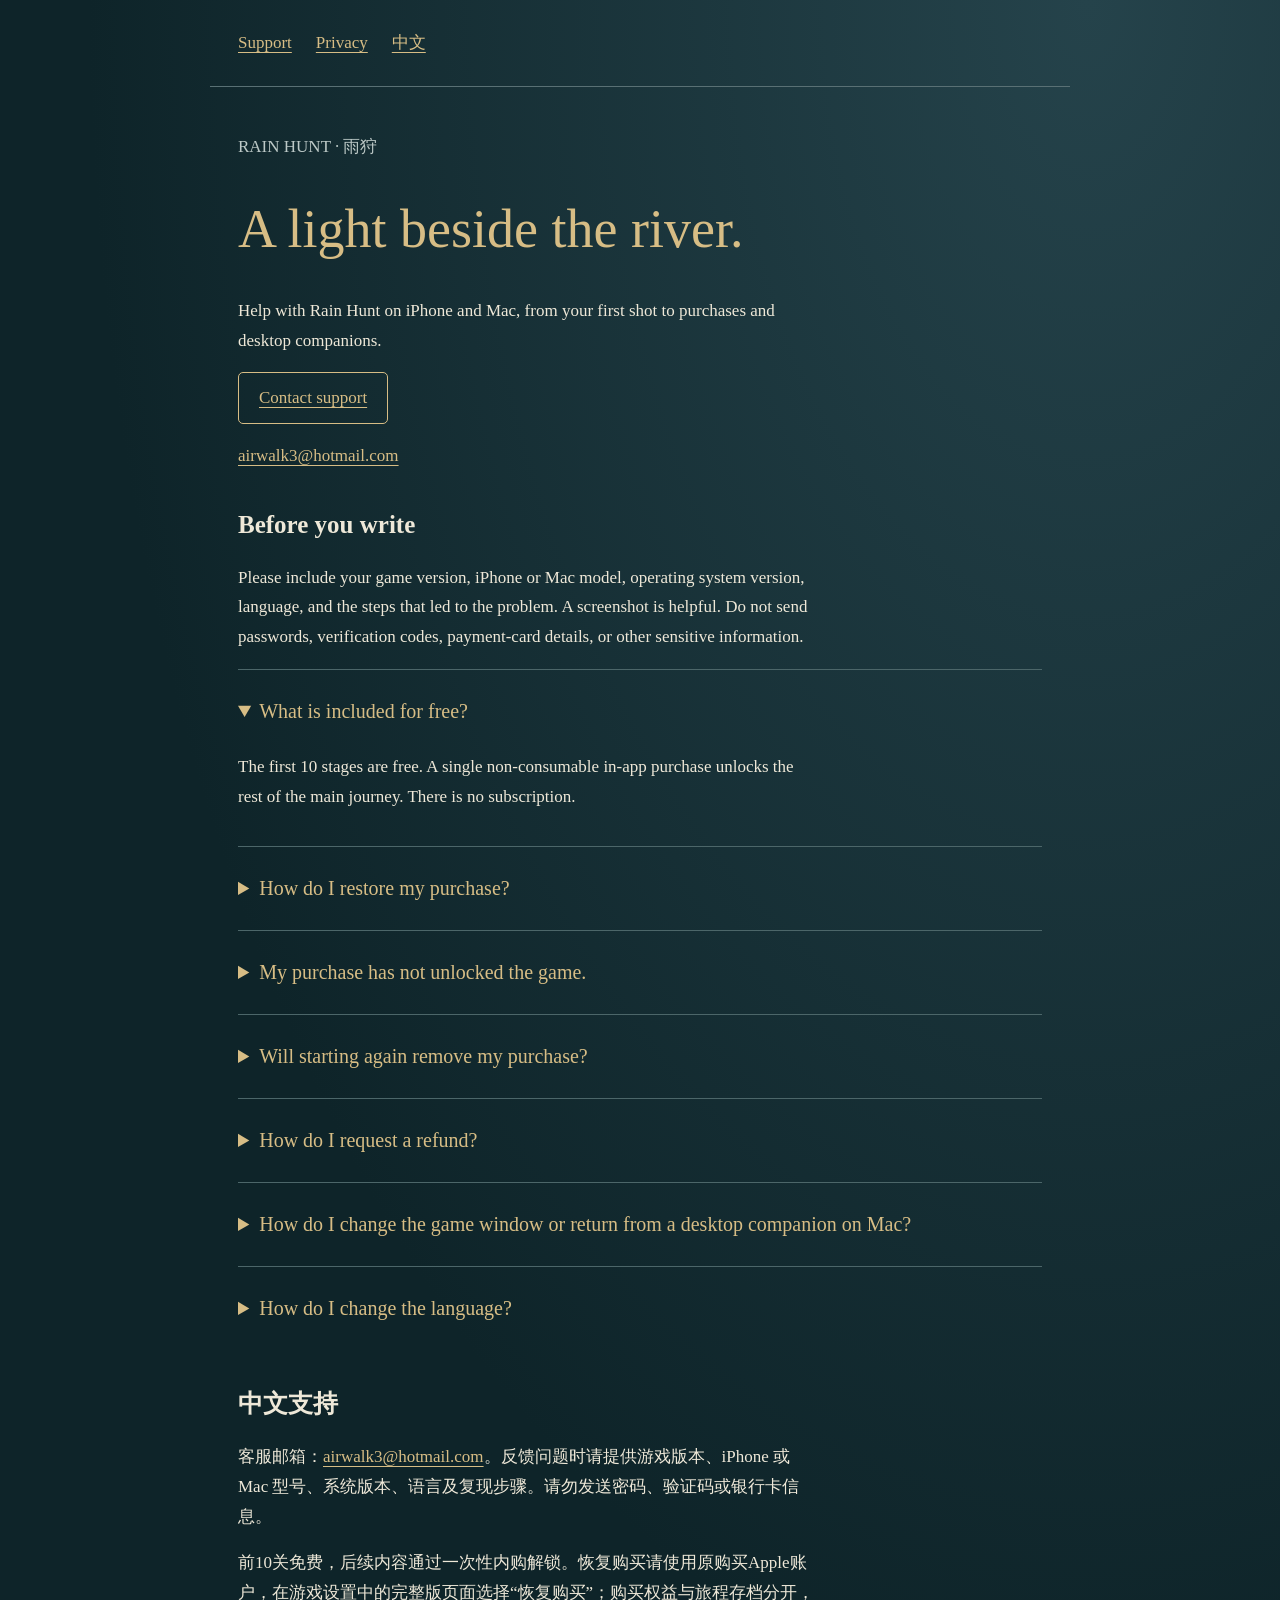
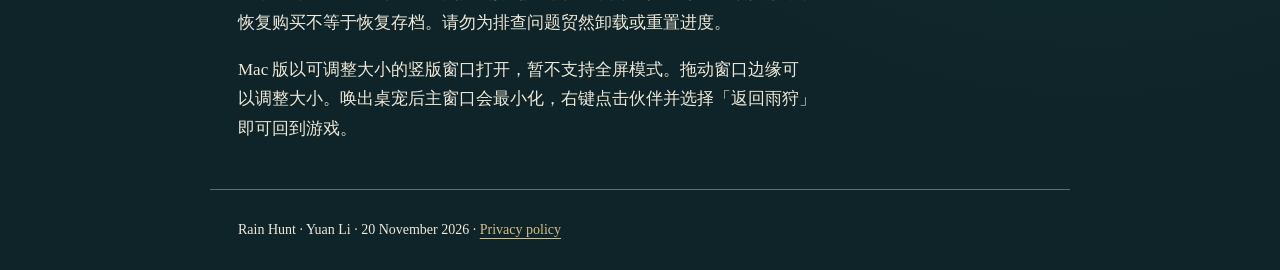
<file: index.html>
<!doctype html><html lang="en"><head><meta charset="utf-8"><meta name="viewport" content="width=device-width,initial-scale=1"><meta name="robots" content="noindex"><title>Rain Hunt — Support</title><link rel="stylesheet" href="style.css"></head><body>
<header><nav aria-label="Main navigation"><a href="index.html" aria-current="page">Support</a><a href="privacy.html">Privacy</a><a href="#chinese">中文</a></nav></header>
<main><p class="muted">RAIN HUNT · 雨狩</p><h1>A light beside the river.</h1><p>Help with Rain Hunt on iPhone and Mac, from your first shot to purchases and desktop companions.</p><a class="button" href="mailto:airwalk3@hotmail.com?subject=Rain%20Hunt%20Support">Contact support</a><p><a href="mailto:airwalk3@hotmail.com">airwalk3@hotmail.com</a></p>
<h2>Before you write</h2><p>Please include your game version, iPhone or Mac model, operating system version, language, and the steps that led to the problem. A screenshot is helpful. Do not send passwords, verification codes, payment-card details, or other sensitive information.</p>
<details open><summary>What is included for free?</summary><p>The first 10 stages are free. A single non-consumable in-app purchase unlocks the rest of the main journey. There is no subscription.</p></details>
<details><summary>How do I restore my purchase?</summary><p>Use the Apple Account that made the purchase. Open Settings in the game, go to the full-game purchase page, and choose Restore Purchases. Make sure you have an internet connection. Restoring a purchase restores access to the full game; it does not restore a lost journey save.</p></details>
<details><summary>My purchase has not unlocked the game.</summary><p>If Apple is still awaiting purchase approval, access will unlock after approval. Otherwise try Restore Purchases. If the problem persists, contact us with the on-screen message. Do not buy the game again to troubleshoot.</p></details>
<details><summary>Will starting again remove my purchase?</summary><p>No. Purchase access is separate from journey progress. Starting a new journey can replace your progress. Do not delete the app or reset your journey as a troubleshooting step without backing up your progress first.</p></details>
<details><summary>How do I request a refund?</summary><p>Apple handles App Store payment and refund requests. Visit <a href="https://reportaproblem.apple.com/">Apple's Report a Problem service</a>. Refund eligibility is determined by Apple.</p></details>
<details><summary>How do I change the game window or return from a desktop companion on Mac?</summary><p>Rain Hunt opens in a resizable portrait window that fits your display. Drag a window edge to adjust its size. Full-screen mode is currently unavailable. If you summon a desktop companion, the game window minimizes. Right-click the companion and choose Return to Rain Hunt to bring the game back.</p></details>
<details><summary>How do I change the language?</summary><p>Open Settings and select a language. The game includes English, Simplified Chinese, Japanese, and Korean.</p></details>
<section id="chinese" lang="zh-Hans"><h2>中文支持</h2><p>客服邮箱：<a href="mailto:airwalk3@hotmail.com">airwalk3@hotmail.com</a>。反馈问题时请提供游戏版本、iPhone 或 Mac 型号、系统版本、语言及复现步骤。请勿发送密码、验证码或银行卡信息。</p><p>前10关免费，后续内容通过一次性内购解锁。恢复购买请使用原购买Apple账户，在游戏设置中的完整版页面选择“恢复购买”；购买权益与旅程存档分开，恢复购买不等于恢复存档。请勿为排查问题贸然卸载或重置进度。</p><p>Mac 版以可调整大小的竖版窗口打开，暂不支持全屏模式。拖动窗口边缘可以调整大小。唤出桌宠后主窗口会最小化，右键点击伙伴并选择「返回雨狩」即可回到游戏。</p></section>
</main><footer>Rain Hunt · Yuan Li · 20 November 2026 · <a href="privacy.html">Privacy policy</a></footer></body></html>
</file>
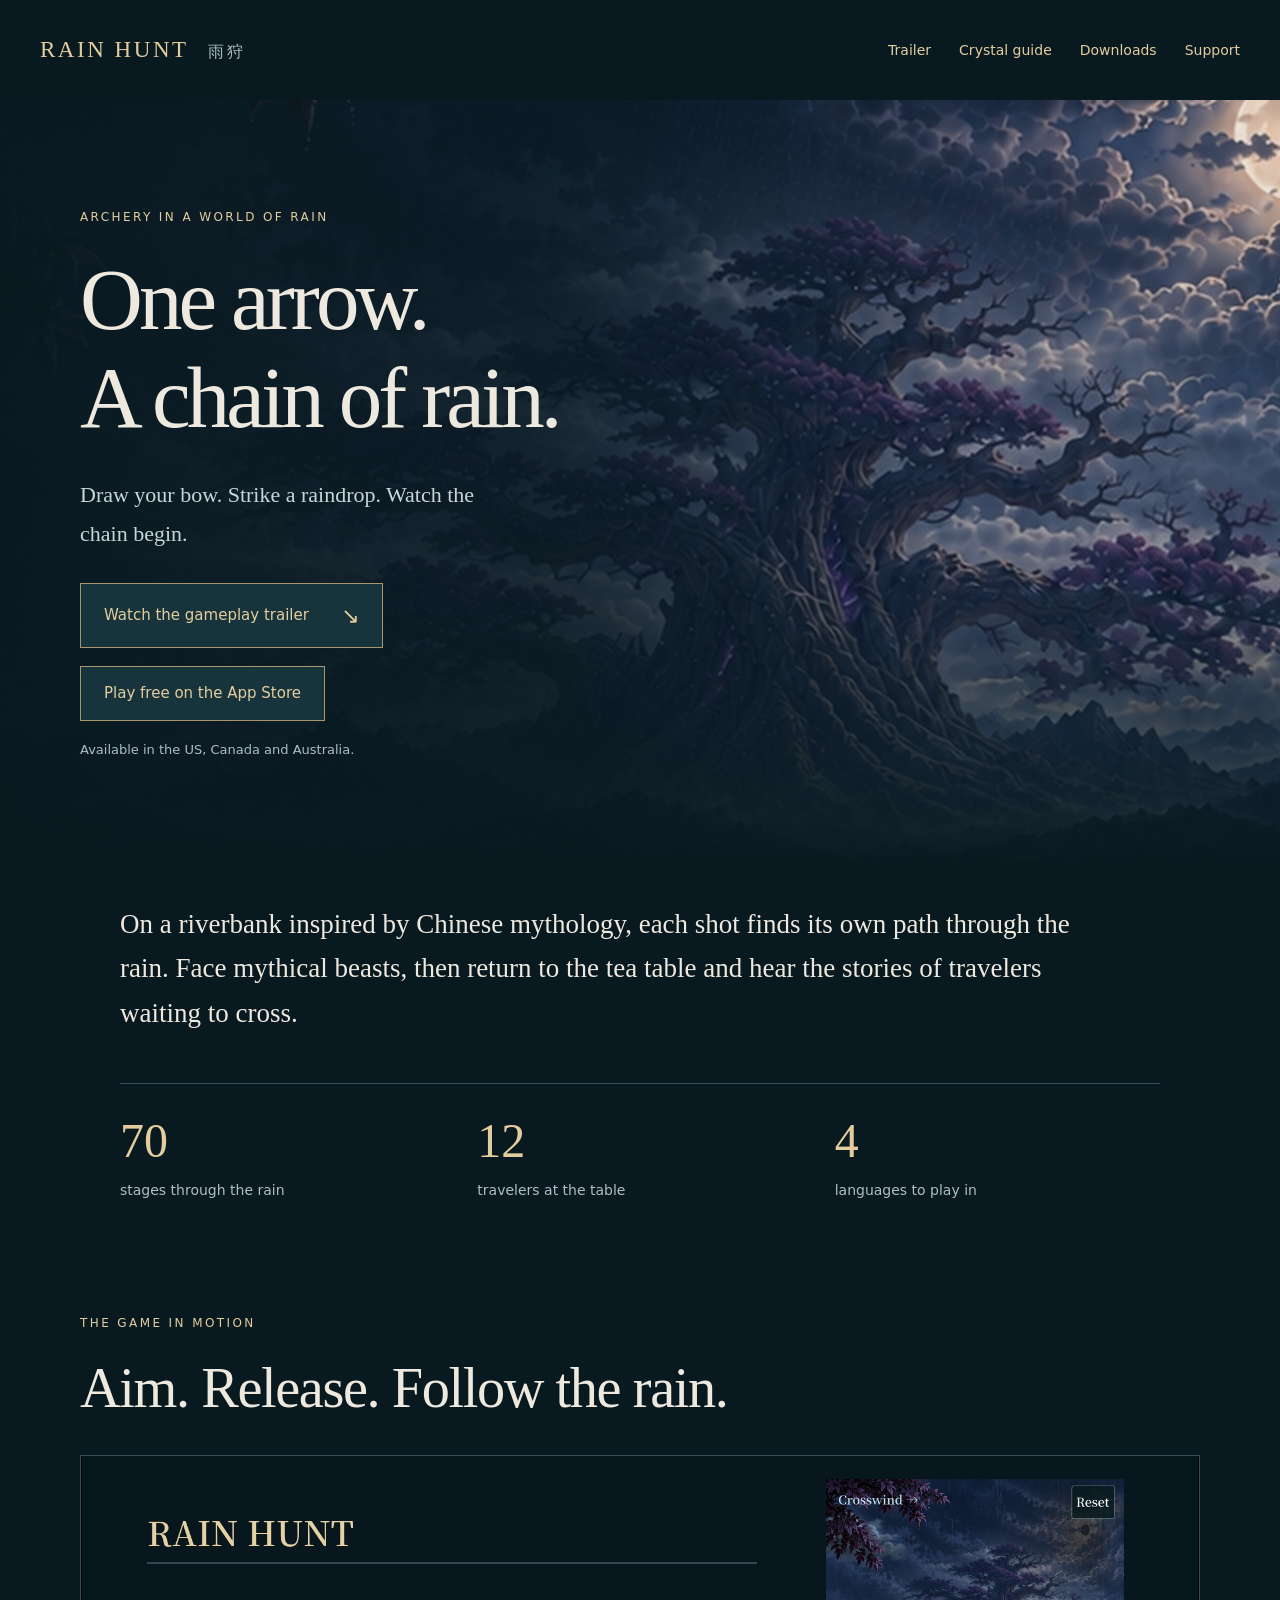
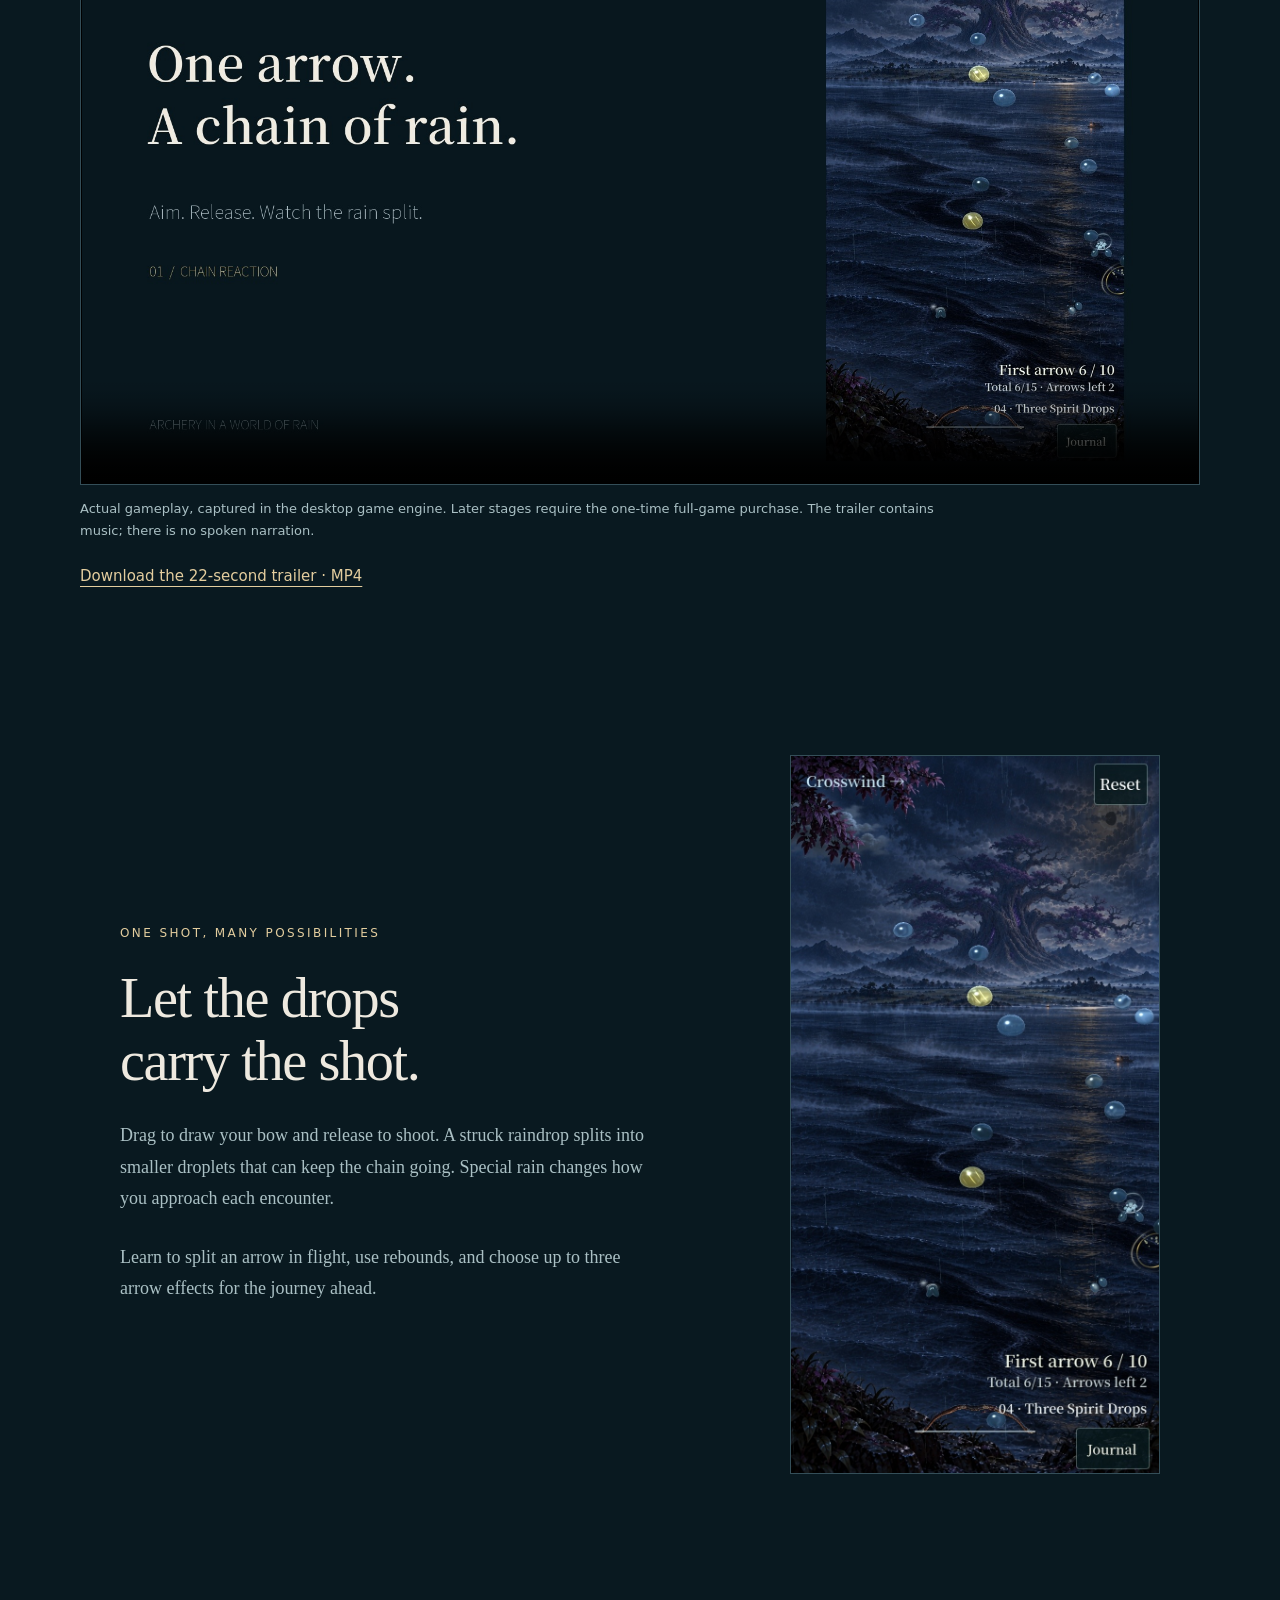
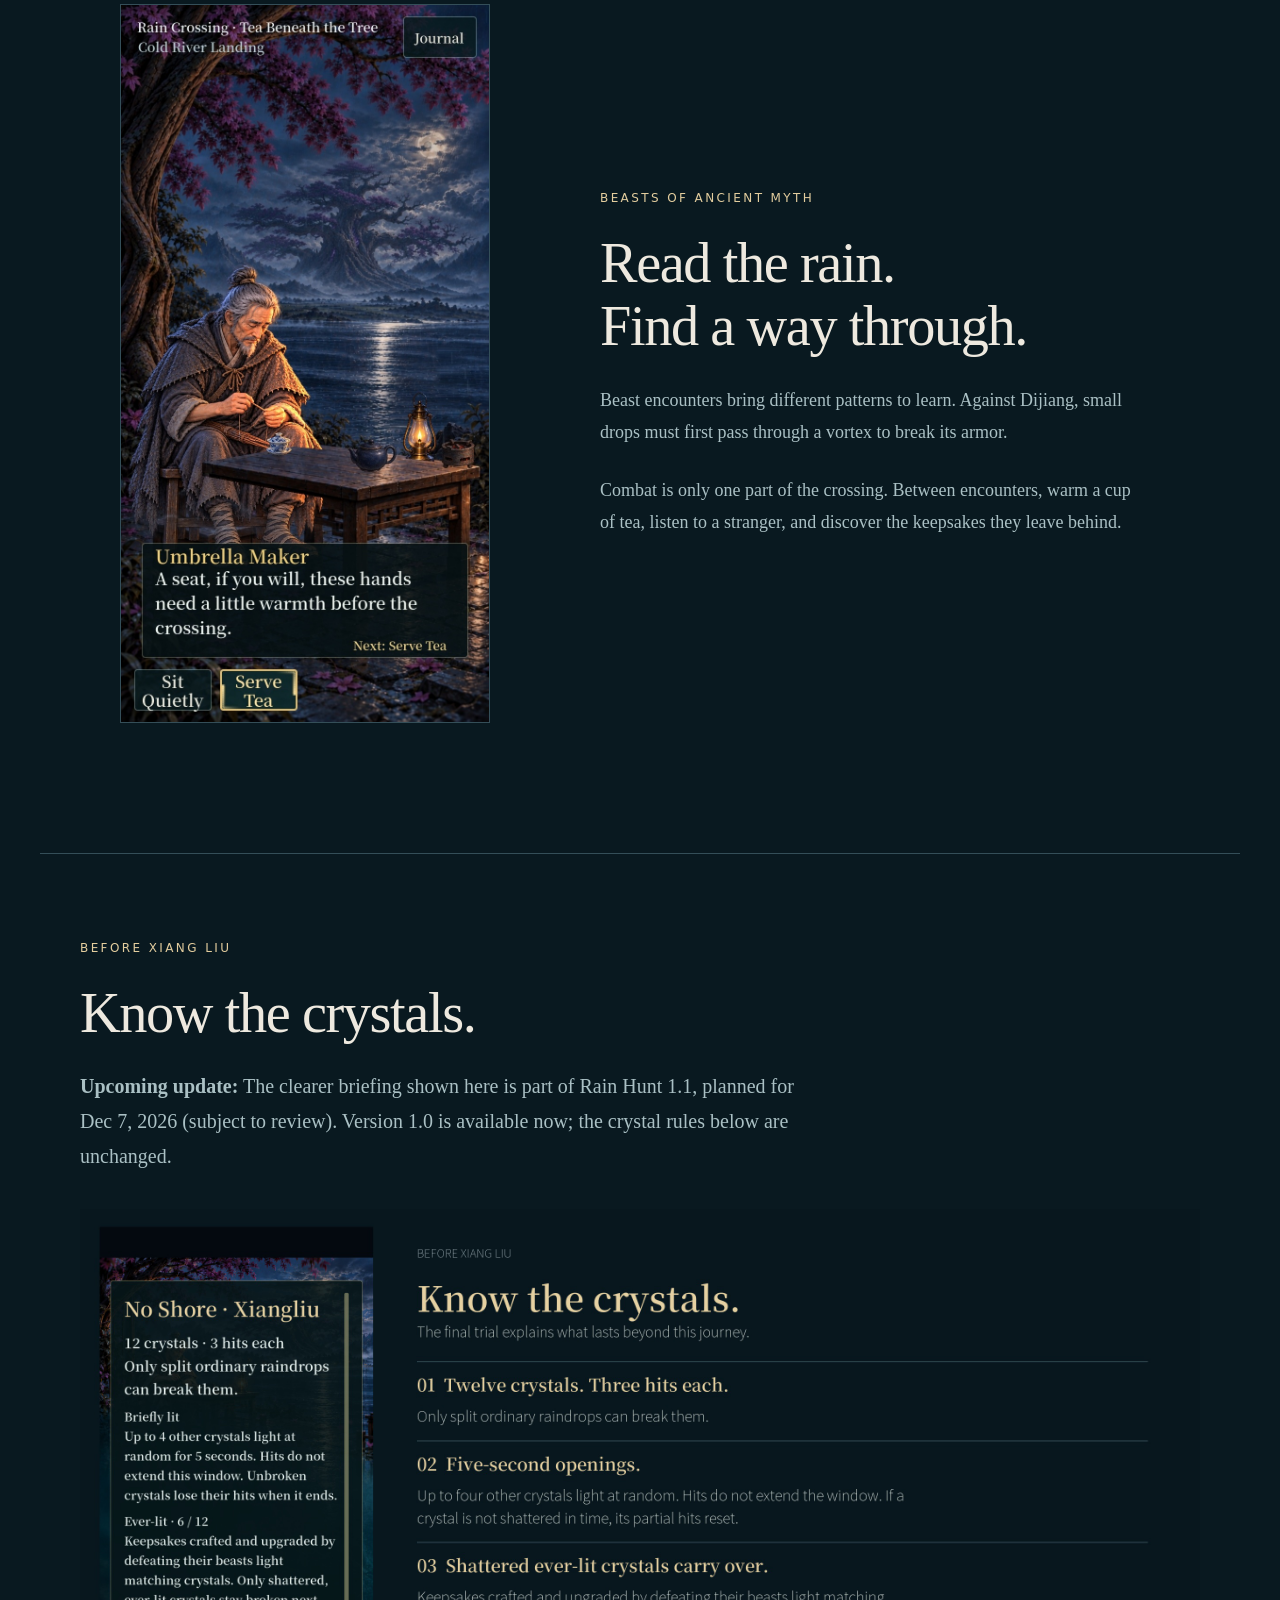
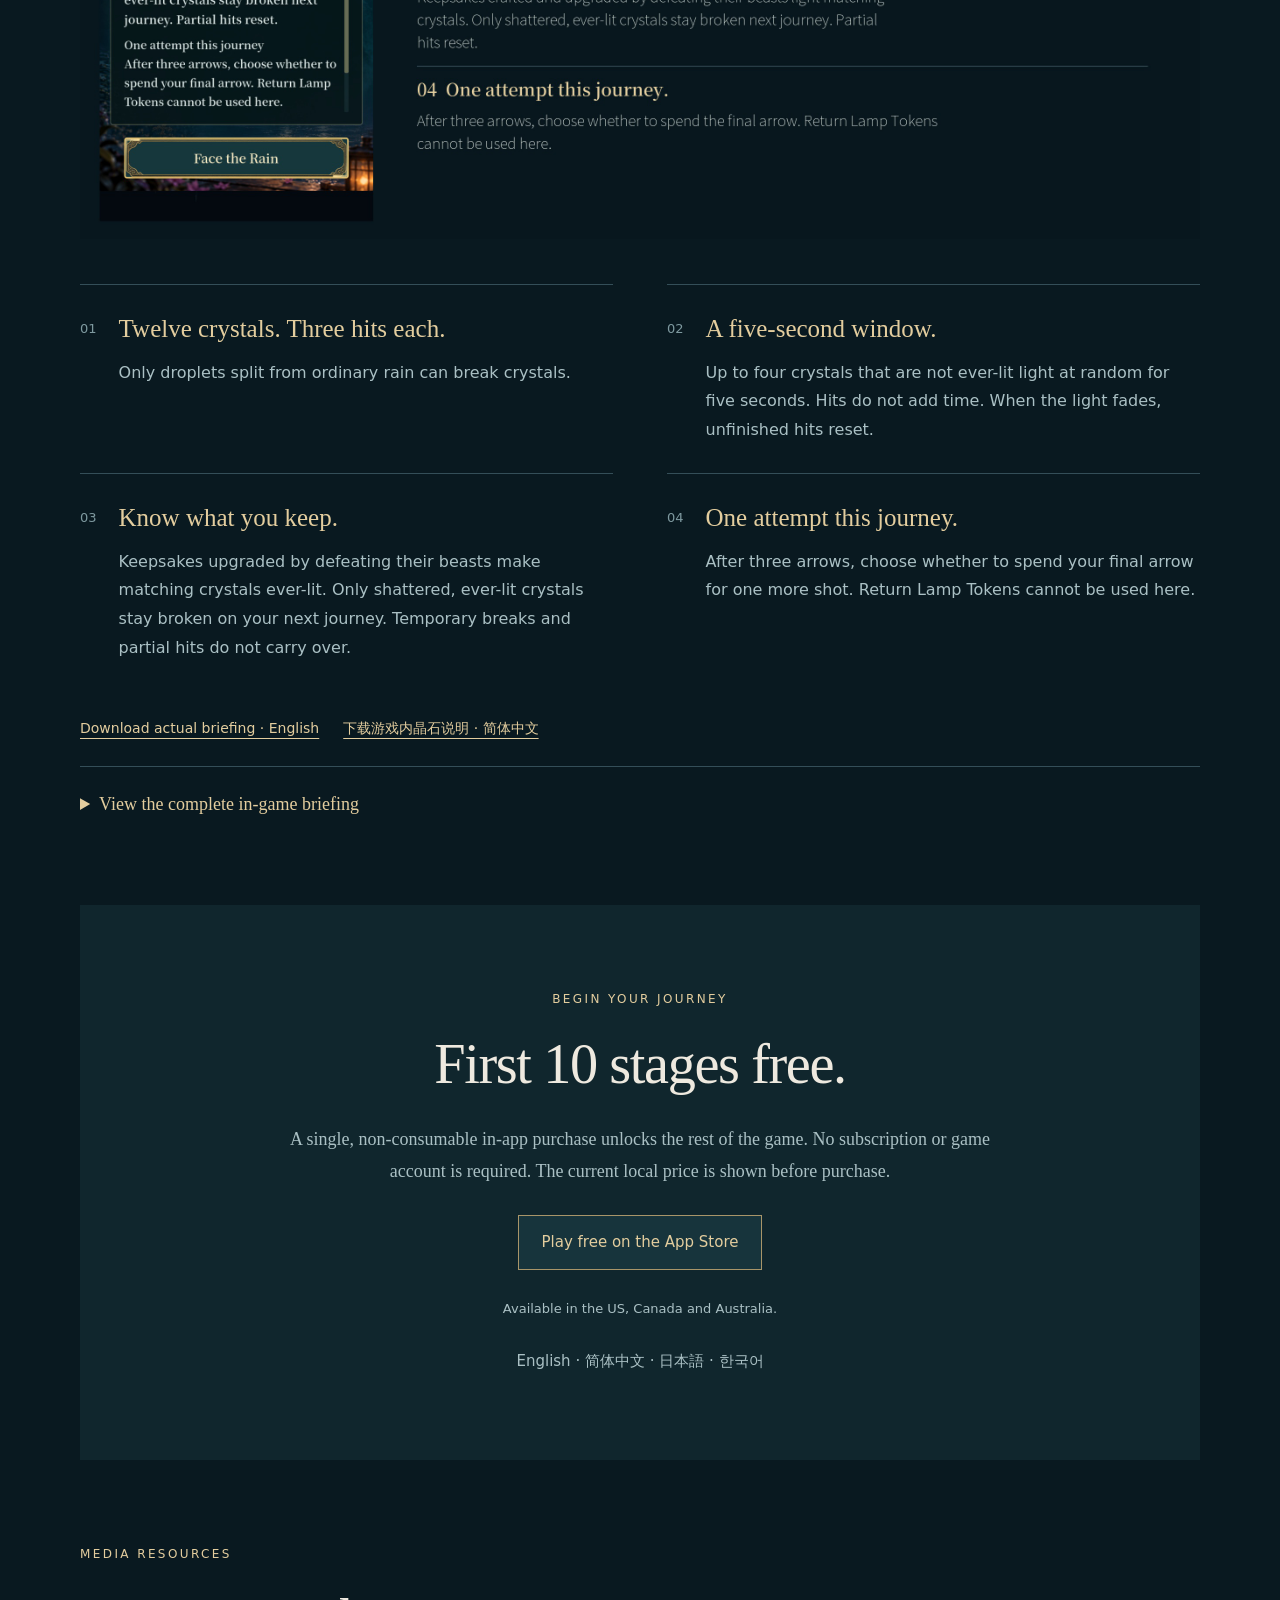
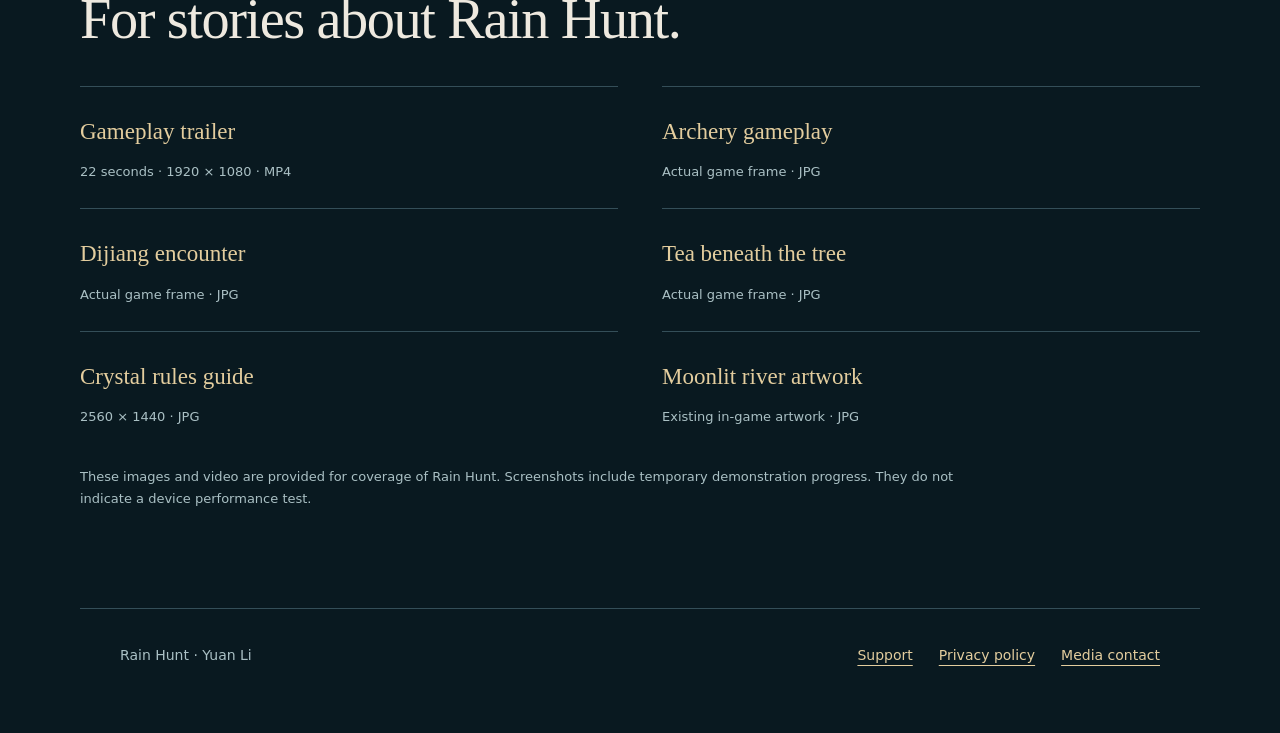
<file: press114/index.html>
<!doctype html>
<html lang="en">
<head>
<meta charset="utf-8"><meta name="viewport" content="width=device-width,initial-scale=1">
<title>Rain Hunt — Media & Press</title>
<meta name="description" content="One arrow. A chain of rain. Explore Rain Hunt's archery, mythical beasts, travelers, and final-trial crystal guide. Watch the gameplay trailer and download press images.">
<link rel="canonical" href="https://yuan10785-cyber.github.io/rain-hunt-support/press114/">
<meta property="og:title" content="Rain Hunt — One Arrow. A Chain of Rain.">
<meta property="og:description" content="Archery in a world of rain. Watch the gameplay trailer, meet the travelers, and explore the crystal guide.">
<meta property="og:type" content="website"><meta property="og:image" content="https://yuan10785-cyber.github.io/rain-hunt-support/press114/assets/river-header.jpg">
<meta name="theme-color" content="#091920"><link rel="stylesheet" href="press.css">
</head>
<body>
<a class="skip" href="#main">Skip to content</a>
<header><a class="brand" href="#main">RAIN HUNT <span>雨狩</span></a><nav aria-label="Page navigation"><a href="#trailer">Trailer</a><a href="#crystals">Crystal guide</a><a href="#downloads">Downloads</a><a href="../">Support</a></nav></header>
<main id="main">
<section class="hero" aria-labelledby="hero-title"><div class="hero-art" aria-hidden="true"></div><div class="hero-content"><p class="eyebrow">ARCHERY IN A WORLD OF RAIN</p><h1 id="hero-title">One arrow.<br>A chain of rain.</h1><p class="lead">Draw your bow. Strike a raindrop. Watch the chain begin.</p><a class="button" href="#trailer">Watch the gameplay trailer <span aria-hidden="true">↘</span></a><p><a class="button" href="https://apps.apple.com/us/app/rain-hunt/id6819898832">Play free on the App Store</a></p><p class="caption">Available in the US, Canada and Australia.</p></div></section>
<section class="intro"><p>On a riverbank inspired by Chinese mythology, each shot finds its own path through the rain. Face mythical beasts, then return to the tea table and hear the stories of travelers waiting to cross.</p><dl class="facts"><div><dt>70</dt><dd>stages through the rain</dd></div><div><dt>12</dt><dd>travelers at the table</dd></div><div><dt>4</dt><dd>languages to play in</dd></div></dl></section>
<section id="trailer" class="section"><div class="section-head"><p class="eyebrow">THE GAME IN MOTION</p><h2>Aim. Release. Follow the rain.</h2></div><video controls playsinline preload="metadata" poster="assets/trailer-poster.jpg" aria-label="Rain Hunt 22-second gameplay trailer"><source src="assets/rain-hunt-trailer.mp4" type="video/mp4"><a href="assets/rain-hunt-trailer.mp4">Download the gameplay trailer</a></video><p class="caption">Actual gameplay, captured in the desktop game engine. Later stages require the one-time full-game purchase. The trailer contains music; there is no spoken narration.</p><p><a class="text-link" download href="assets/rain-hunt-trailer.mp4">Download the 22-second trailer · MP4</a></p></section>
<section class="story-row"><div><p class="eyebrow">ONE SHOT, MANY POSSIBILITIES</p><h2>Let the drops<br>carry the shot.</h2><p>Drag to draw your bow and release to shoot. A struck raindrop splits into smaller droplets that can keep the chain going. Special rain changes how you approach each encounter.</p><p>Learn to split an arrow in flight, use rebounds, and choose up to three arrow effects for the journey ahead.</p></div><a href="assets/chain-gameplay.jpg"><img loading="lazy" width="780" height="1520" src="assets/chain-gameplay.jpg" alt="Actual gameplay showing small droplets continuing a chain after the first arrow"></a></section>
<section class="story-row reverse"><div><p class="eyebrow">BEASTS OF ANCIENT MYTH</p><h2>Read the rain.<br>Find a way through.</h2><p>Beast encounters bring different patterns to learn. Against Dijiang, small drops must first pass through a vortex to break its armor.</p><p>Combat is only one part of the crossing. Between encounters, warm a cup of tea, listen to a stranger, and discover the keepsakes they leave behind.</p></div><a href="assets/tea-gameplay.jpg"><img loading="lazy" width="780" height="1520" src="assets/tea-gameplay.jpg" alt="The umbrella maker seated at the tea table beside the moonlit river"></a></section>
<section id="crystals" class="section crystal"><div class="section-head"><p class="eyebrow">BEFORE XIANG LIU</p><h2>Know the crystals.</h2><p><strong>Upcoming update:</strong> The clearer briefing shown here is part of Rain Hunt 1.1, planned for Dec 7, 2026 (subject to review). Version 1.0 is available now; the crystal rules below are unchanged.</p></div><a class="guide-image" href="assets/crystal-guide.jpg"><img loading="lazy" width="2560" height="1440" src="assets/crystal-guide.jpg" alt="Crystal guide: twelve crystals with three hits each, five-second openings, shattered ever-lit crystals carry over, and one attempt per journey"></a><div class="rule-list"><article><span>01</span><div><h3>Twelve crystals. Three hits each.</h3><p>Only droplets split from ordinary rain can break crystals.</p></div></article><article><span>02</span><div><h3>A five-second window.</h3><p>Up to four crystals that are not ever-lit light at random for five seconds. Hits do not add time. When the light fades, unfinished hits reset.</p></div></article><article><span>03</span><div><h3>Know what you keep.</h3><p>Keepsakes upgraded by defeating their beasts make matching crystals ever-lit. Only shattered, ever-lit crystals stay broken on your next journey. Temporary breaks and partial hits do not carry over.</p></div></article><article><span>04</span><div><h3>One attempt this journey.</h3><p>After three arrows, choose whether to spend your final arrow for one more shot. Return Lamp Tokens cannot be used here.</p></div></article></div><div class="brief-links"><a download href="assets/crystal-brief-en.png">Download actual briefing · English</a><a download href="assets/crystal-brief-zh-CN.png" lang="zh-Hans">下载游戏内晶石说明 · 简体中文</a></div><details><summary>View the complete in-game briefing</summary><div class="brief-pair"><a href="assets/crystal-brief-en.png"><img loading="lazy" width="1320" height="2868" src="assets/crystal-brief-en.png" alt="Complete English pre-fight briefing, including the fixed Face the Rain button"></a><a href="assets/crystal-brief-zh-CN.png"><img loading="lazy" width="1320" height="2868" src="assets/crystal-brief-zh-CN.png" alt="Complete Simplified Chinese pre-fight crystal briefing"></a></div></details></section>
<section class="try section"><p class="eyebrow">BEGIN YOUR JOURNEY</p><h2>First 10 stages free.</h2><p>A single, non-consumable in-app purchase unlocks the rest of the game. No subscription or game account is required. The current local price is shown before purchase.</p><p><a class="button" href="https://apps.apple.com/us/app/rain-hunt/id6819898832">Play free on the App Store</a></p><p class="caption">Available in the US, Canada and Australia.</p><p class="languages">English · 简体中文 · 日本語 · 한국어</p></section>
<section id="downloads" class="section"><div class="section-head"><p class="eyebrow">MEDIA RESOURCES</p><h2>For stories about Rain Hunt.</h2></div><div class="download-grid"><a download href="assets/rain-hunt-trailer.mp4"><strong>Gameplay trailer</strong><span>22 seconds · 1920 × 1080 · MP4</span></a><a download href="assets/chain-gameplay.jpg"><strong>Archery gameplay</strong><span>Actual game frame · JPG</span></a><a download href="assets/beast-gameplay.jpg"><strong>Dijiang encounter</strong><span>Actual game frame · JPG</span></a><a download href="assets/tea-gameplay.jpg"><strong>Tea beneath the tree</strong><span>Actual game frame · JPG</span></a><a download href="assets/crystal-guide.jpg"><strong>Crystal rules guide</strong><span>2560 × 1440 · JPG</span></a><a download href="assets/river-header.jpg"><strong>Moonlit river artwork</strong><span>Existing in-game artwork · JPG</span></a></div><p class="caption">These images and video are provided for coverage of Rain Hunt. Screenshots include temporary demonstration progress. They do not indicate a device performance test.</p></section>
</main>
<footer><p>Rain Hunt · Yuan Li</p><div><a href="../">Support</a><a href="../privacy.html">Privacy policy</a><a href="mailto:airwalk3@hotmail.com?subject=Rain%20Hunt%20Media">Media contact</a></div></footer>
</body></html>
</file>
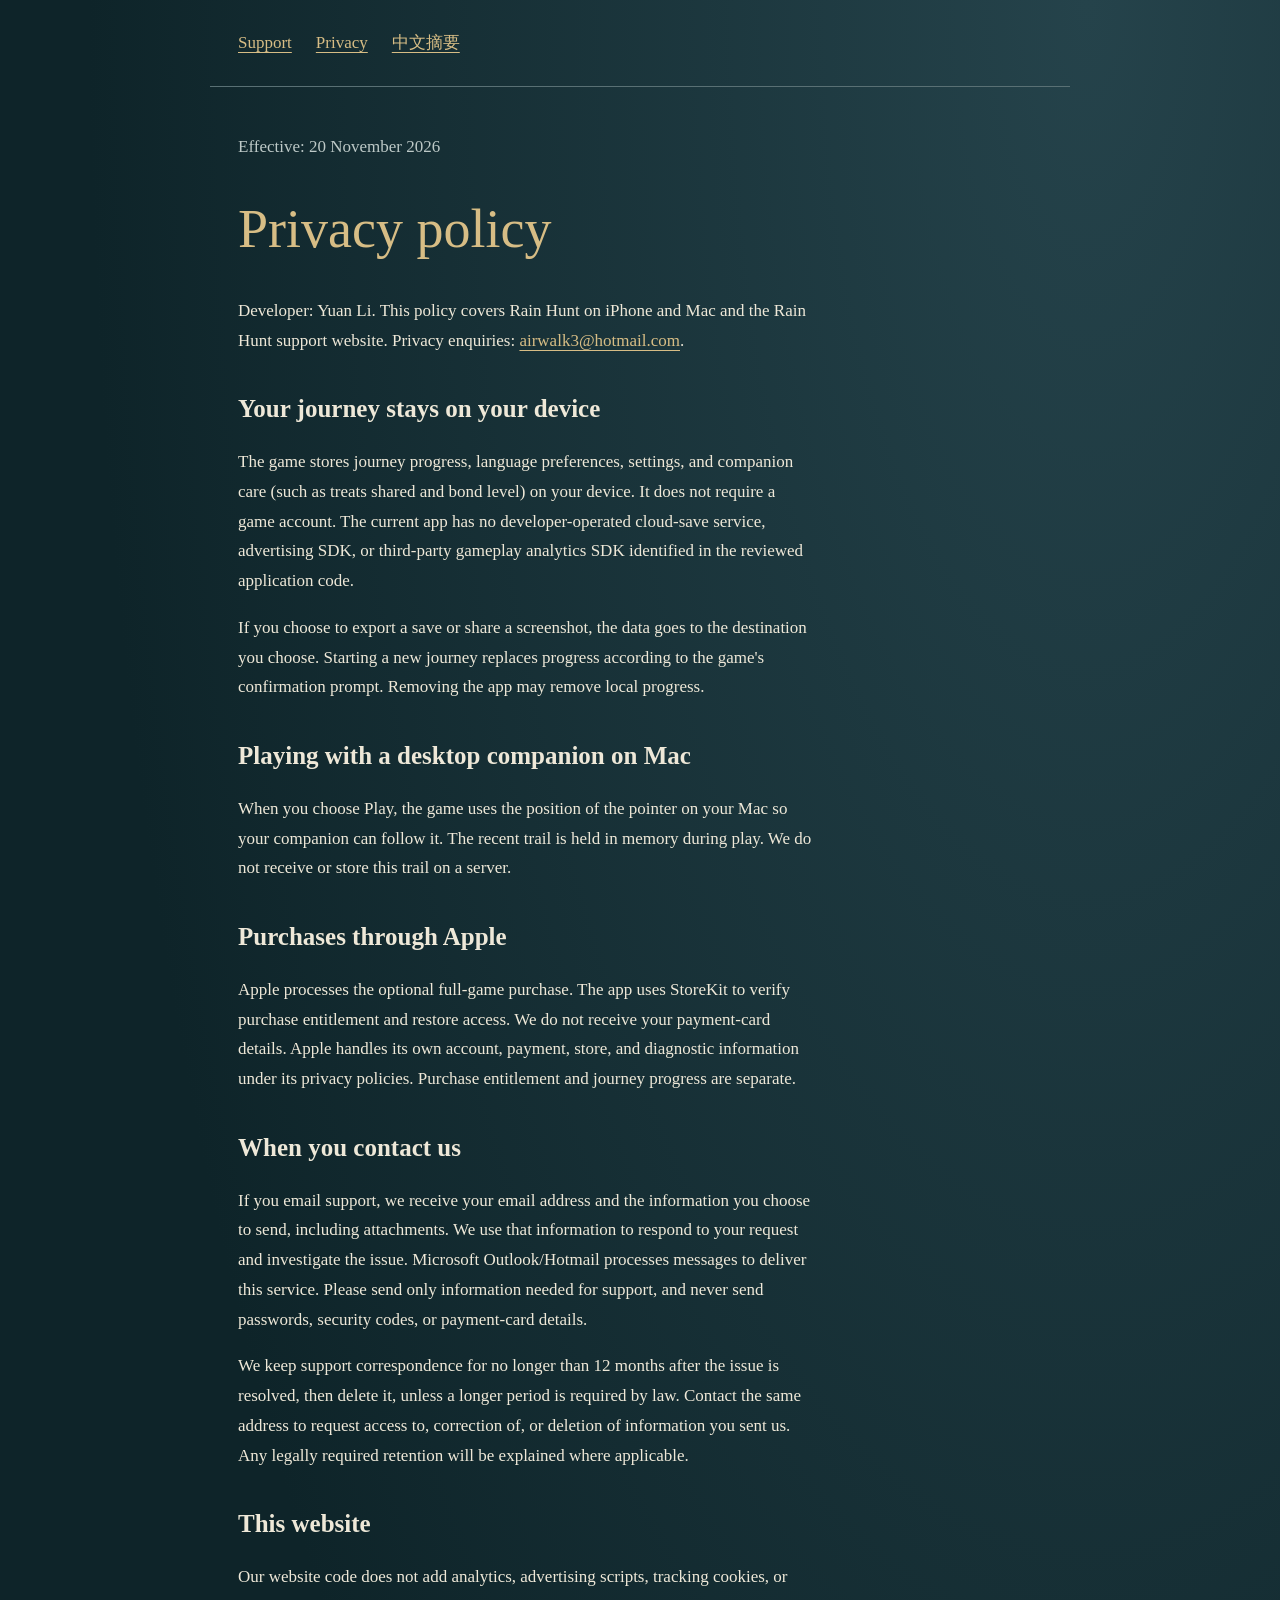
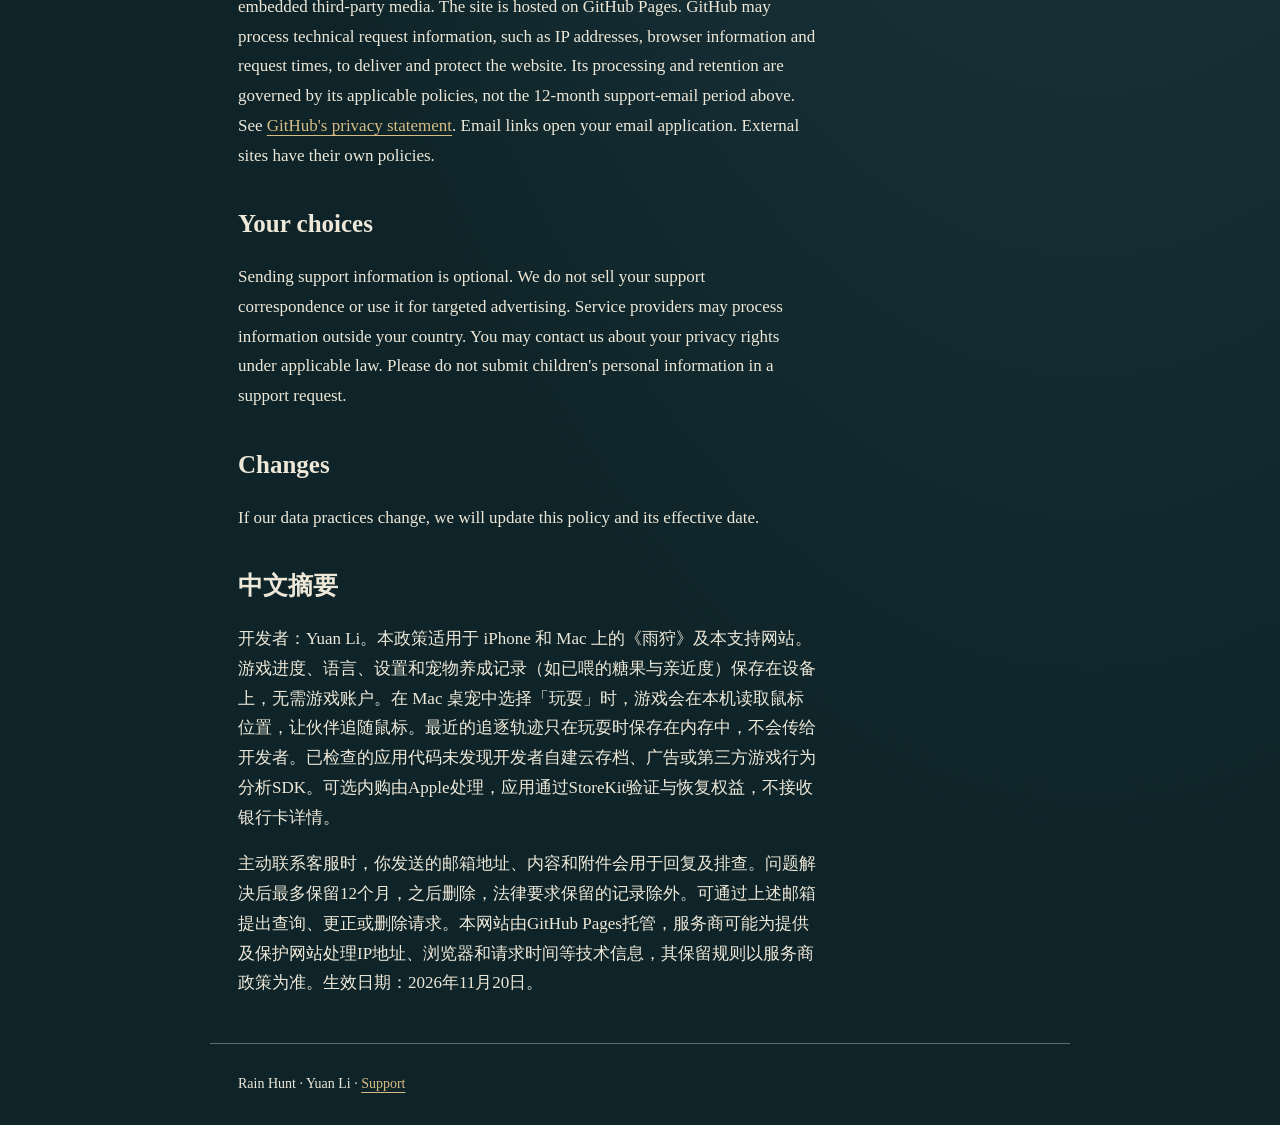
<file: privacy.html>
<!doctype html><html lang="en"><head><meta charset="utf-8"><meta name="viewport" content="width=device-width,initial-scale=1"><title>Rain Hunt — Privacy Policy</title><meta name="description" content="Privacy information for Rain Hunt, including local saves, Apple purchases, and support enquiries."><link rel="stylesheet" href="style.css"></head><body><header><nav aria-label="Main navigation"><a href="index.html">Support</a><a href="privacy.html" aria-current="page">Privacy</a><a href="#chinese">中文摘要</a></nav></header><main>
<p class="muted">Effective: 20 November 2026</p>
<h1>Privacy policy</h1><p>Developer: Yuan Li. This policy covers Rain Hunt on iPhone and Mac and the Rain Hunt support website. Privacy enquiries: <a href="mailto:airwalk3@hotmail.com">airwalk3@hotmail.com</a>.</p>
<h2>Your journey stays on your device</h2><p>The game stores journey progress, language preferences, settings, and companion care (such as treats shared and bond level) on your device. It does not require a game account. The current app has no developer-operated cloud-save service, advertising SDK, or third-party gameplay analytics SDK identified in the reviewed application code.</p><p>If you choose to export a save or share a screenshot, the data goes to the destination you choose. Starting a new journey replaces progress according to the game's confirmation prompt. Removing the app may remove local progress.</p>
<h2>Playing with a desktop companion on Mac</h2><p>When you choose Play, the game uses the position of the pointer on your Mac so your companion can follow it. The recent trail is held in memory during play. We do not receive or store this trail on a server.</p>
<h2>Purchases through Apple</h2><p>Apple processes the optional full-game purchase. The app uses StoreKit to verify purchase entitlement and restore access. We do not receive your payment-card details. Apple handles its own account, payment, store, and diagnostic information under its privacy policies. Purchase entitlement and journey progress are separate.</p>
<h2>When you contact us</h2><p>If you email support, we receive your email address and the information you choose to send, including attachments. We use that information to respond to your request and investigate the issue. Microsoft Outlook/Hotmail processes messages to deliver this service. Please send only information needed for support, and never send passwords, security codes, or payment-card details.</p><p>We keep support correspondence for no longer than 12 months after the issue is resolved, then delete it, unless a longer period is required by law. Contact the same address to request access to, correction of, or deletion of information you sent us. Any legally required retention will be explained where applicable.</p>
<h2>This website</h2><p>Our website code does not add analytics, advertising scripts, tracking cookies, or embedded third-party media. The site is hosted on GitHub Pages. GitHub may process technical request information, such as IP addresses, browser information and request times, to deliver and protect the website. Its processing and retention are governed by its applicable policies, not the 12-month support-email period above. See <a href="https://docs.github.com/en/site-policy/privacy-policies/github-general-privacy-statement">GitHub's privacy statement</a>. Email links open your email application. External sites have their own policies.</p>
<h2>Your choices</h2><p>Sending support information is optional. We do not sell your support correspondence or use it for targeted advertising. Service providers may process information outside your country. You may contact us about your privacy rights under applicable law. Please do not submit children's personal information in a support request.</p>
<h2>Changes</h2><p>If our data practices change, we will update this policy and its effective date.</p>
<section id="chinese" lang="zh-Hans"><h2>中文摘要</h2><p>开发者：Yuan Li。本政策适用于 iPhone 和 Mac 上的《雨狩》及本支持网站。游戏进度、语言、设置和宠物养成记录（如已喂的糖果与亲近度）保存在设备上，无需游戏账户。在 Mac 桌宠中选择「玩耍」时，游戏会在本机读取鼠标位置，让伙伴追随鼠标。最近的追逐轨迹只在玩耍时保存在内存中，不会传给开发者。已检查的应用代码未发现开发者自建云存档、广告或第三方游戏行为分析SDK。可选内购由Apple处理，应用通过StoreKit验证与恢复权益，不接收银行卡详情。</p><p>主动联系客服时，你发送的邮箱地址、内容和附件会用于回复及排查。问题解决后最多保留12个月，之后删除，法律要求保留的记录除外。可通过上述邮箱提出查询、更正或删除请求。本网站由GitHub Pages托管，服务商可能为提供及保护网站处理IP地址、浏览器和请求时间等技术信息，其保留规则以服务商政策为准。生效日期：2026年11月20日。</p></section>
</main><footer>Rain Hunt · Yuan Li · <a href="index.html">Support</a></footer></body></html>
</file>
<file: style.css>
:root{color-scheme:dark;--ink:#0e2429;--paper:#eee8d8;--gold:#d7bd85}*{box-sizing:border-box}body{margin:0;background:radial-gradient(ellipse at 85% 0%,#25434b,transparent 65%),var(--ink);color:var(--paper);font:17px/1.75 Georgia,'Times New Roman',serif}header,main,footer{max-width:860px;margin:auto;padding:28px}header{border-bottom:1px solid #597074}nav{display:flex;flex-wrap:wrap;gap:24px}a{color:var(--gold);text-underline-offset:4px}a:focus-visible{outline:2px solid var(--gold);outline-offset:5px}h1{font-size:clamp(32px,7vw,54px);line-height:1.15;font-weight:400;color:var(--gold)}h2{font-size:25px;line-height:1.4;margin-top:36px}h3{font-size:19px}p,li{max-width:68ch}small,.muted{color:#bdc9c7}.draft{border-left:3px solid var(--gold);background:#243b3e;padding:12px 18px}.button{display:inline-block;padding:10px 20px;border:1px solid var(--gold);border-radius:5px}details{border-top:1px solid #4c6669;padding:18px 0}summary{cursor:pointer;color:var(--gold);font-size:20px;padding:6px 0}footer{border-top:1px solid #597074;font-size:14px}@media(max-width:480px){header,main,footer{padding:22px}body{font-size:16px}}
</file>
<file: press114/press.css>
:root{color-scheme:dark;--ink:#091920;--paper:#eee9df;--gold:#e3cd9e;--muted:#aac0c4;--line:#344e58}*{box-sizing:border-box}html{scroll-behavior:smooth;scroll-padding-top:90px}body{margin:0;background:var(--ink);color:var(--paper);font:18px/1.75 Georgia,'Times New Roman',serif}a{color:var(--gold);text-underline-offset:5px}a:hover{color:#fff0cc}a:focus-visible,summary:focus-visible,video:focus-visible{outline:3px solid var(--gold);outline-offset:7px}header{max-width:1280px;margin:auto;display:flex;justify-content:space-between;align-items:center;padding:30px 40px;gap:32px}.brand{font-size:23px;letter-spacing:.11em;text-decoration:none}.brand span{font-size:16px;margin-left:12px;color:var(--muted)}nav{display:flex;gap:28px;font:14px/1.5 system-ui,sans-serif}nav a{text-decoration:none}.skip{position:absolute;left:20px;top:-80px;z-index:5;background:var(--ink);padding:12px}.skip:focus{top:10px}.hero{position:relative;min-height:690px;max-width:1440px;margin:auto;isolation:isolate;overflow:hidden}.hero-art{position:absolute;inset:0;background:linear-gradient(90deg,rgba(9,25,32,.98) 0%,rgba(9,25,32,.77) 43%,rgba(9,25,32,.08) 75%),linear-gradient(0deg,var(--ink),transparent 40%),url('assets/river-header.jpg') center/cover;z-index:-1}.hero-content{max-width:1200px;margin:auto;padding:108px 40px 88px}.eyebrow{font:12px/1.5 system-ui,sans-serif;letter-spacing:.2em;color:var(--gold);margin:0 0 25px}h1,h2,h3{font-weight:400;line-height:1.12;margin:0;color:var(--paper)}h1{font-size:clamp(54px,6.8vw,94px);letter-spacing:-.045em}.lead{font-size:22px;color:#c8d6d8;max-width:440px;margin:30px 0}.button{display:inline-flex;gap:32px;align-items:center;border:1px solid #a89569;background:#17343c;padding:15px 23px;text-decoration:none;font:15px/1.5 system-ui,sans-serif}.button span{font-size:22px}.intro{max-width:1120px;margin:40px auto 0;padding:0 40px}.intro>p{font-size:27px;line-height:1.65;max-width:950px;margin-bottom:48px}.facts{display:grid;grid-template-columns:repeat(3,1fr);gap:32px;margin:0;border-top:1px solid var(--line);padding:28px 0}.facts dt{font-size:48px;color:var(--gold);line-height:1.2}.facts dd{font:14px/1.5 system-ui,sans-serif;color:var(--muted);margin:10px 0 0}.section{max-width:1200px;padding:85px 40px;margin:auto}.section-head{max-width:850px;margin-bottom:35px}h2{font-size:clamp(36px,4.4vw,58px);letter-spacing:-.025em}.section-head>p:not(.eyebrow){font-size:20px;color:var(--muted);max-width:720px;margin:24px 0 0}video{display:block;width:100%;height:auto;aspect-ratio:16/9;background:#000;border:1px solid var(--line)}.caption{font:13px/1.7 system-ui,sans-serif;color:var(--muted);max-width:900px}.text-link{font:15px/1.6 system-ui,sans-serif}.story-row{display:grid;grid-template-columns:1fr 370px;gap:110px;align-items:center;max-width:1120px;margin:60px auto 130px;padding:0 40px}.story-row.reverse{grid-template-columns:370px 1fr}.reverse>div{order:2}.story-row p:not(.eyebrow){max-width:540px;color:var(--muted);margin:27px 0 0}.story-row img{display:block;width:100%;height:auto;border:1px solid var(--line)}.crystal{border-top:1px solid var(--line)}.guide-image img{display:block;width:100%;height:auto}.rule-list{display:grid;grid-template-columns:1fr 1fr;column-gap:54px;margin-top:45px}.rule-list article{display:flex;gap:22px;border-top:1px solid var(--line);padding:28px 0}.rule-list article>span{color:#7e999f;font:13px/1.6 system-ui,sans-serif;padding-top:6px}h3{font-size:25px;color:var(--gold);line-height:1.3}.rule-list p{font:16px/1.8 system-ui,sans-serif;color:var(--muted);margin:13px 0 0}.brief-links{display:flex;flex-wrap:wrap;gap:24px;font:14px/1.8 system-ui,sans-serif;margin:25px 0}details{border-top:1px solid var(--line);padding-top:22px}summary{color:var(--gold);cursor:pointer}.brief-pair{display:grid;grid-template-columns:1fr 1fr;gap:40px;max-width:900px;margin:30px auto 0}.brief-pair img{display:block;width:100%;height:auto}.try{background:#10262d;max-width:1120px;text-align:center}.try>p:not(.eyebrow){max-width:700px;margin:28px auto 0;color:var(--muted)}.languages{font:15px/1.8 system-ui,sans-serif}.download-grid{display:grid;grid-template-columns:1fr 1fr;gap:0 44px}.download-grid>a{display:flex;flex-direction:column;text-decoration:none;border-top:1px solid var(--line);padding:25px 0}.download-grid strong{font-weight:400;font-size:23px}.download-grid span{font:13px/1.7 system-ui,sans-serif;color:var(--muted);margin-top:9px}footer{max-width:1120px;margin:auto;border-top:1px solid var(--line);padding:35px 40px 65px;display:flex;justify-content:space-between;gap:30px;font:14px/1.7 system-ui,sans-serif;color:var(--muted)}footer p{margin:0}footer>div{display:flex;gap:26px}section{scroll-margin-top:30px}@media(max-width:800px){header{flex-wrap:wrap;padding:25px}nav{gap:22px}.hero{min-height:620px}.hero-content{padding:90px 25px}.hero-art{background:linear-gradient(90deg,rgba(9,25,32,.94),rgba(9,25,32,.35)),linear-gradient(0deg,var(--ink),transparent),url('assets/river-header.jpg') 63% center/cover}.intro,.section{padding-left:25px;padding-right:25px}.intro>p{font-size:23px}.story-row,.story-row.reverse{grid-template-columns:1fr;gap:35px;padding:0 25px;margin:55px auto 85px}.story-row>div{order:0}.story-row>a{max-width:370px;width:100%;margin:auto}.rule-list{grid-template-columns:1fr}.section{padding-top:60px;padding-bottom:60px}.brief-pair{gap:18px}.facts{gap:15px}.facts dd{font-size:12px}.download-grid{grid-template-columns:1fr}footer{padding:30px 25px;flex-direction:column}}@media(prefers-reduced-motion:reduce){html{scroll-behavior:auto}}
</file>
